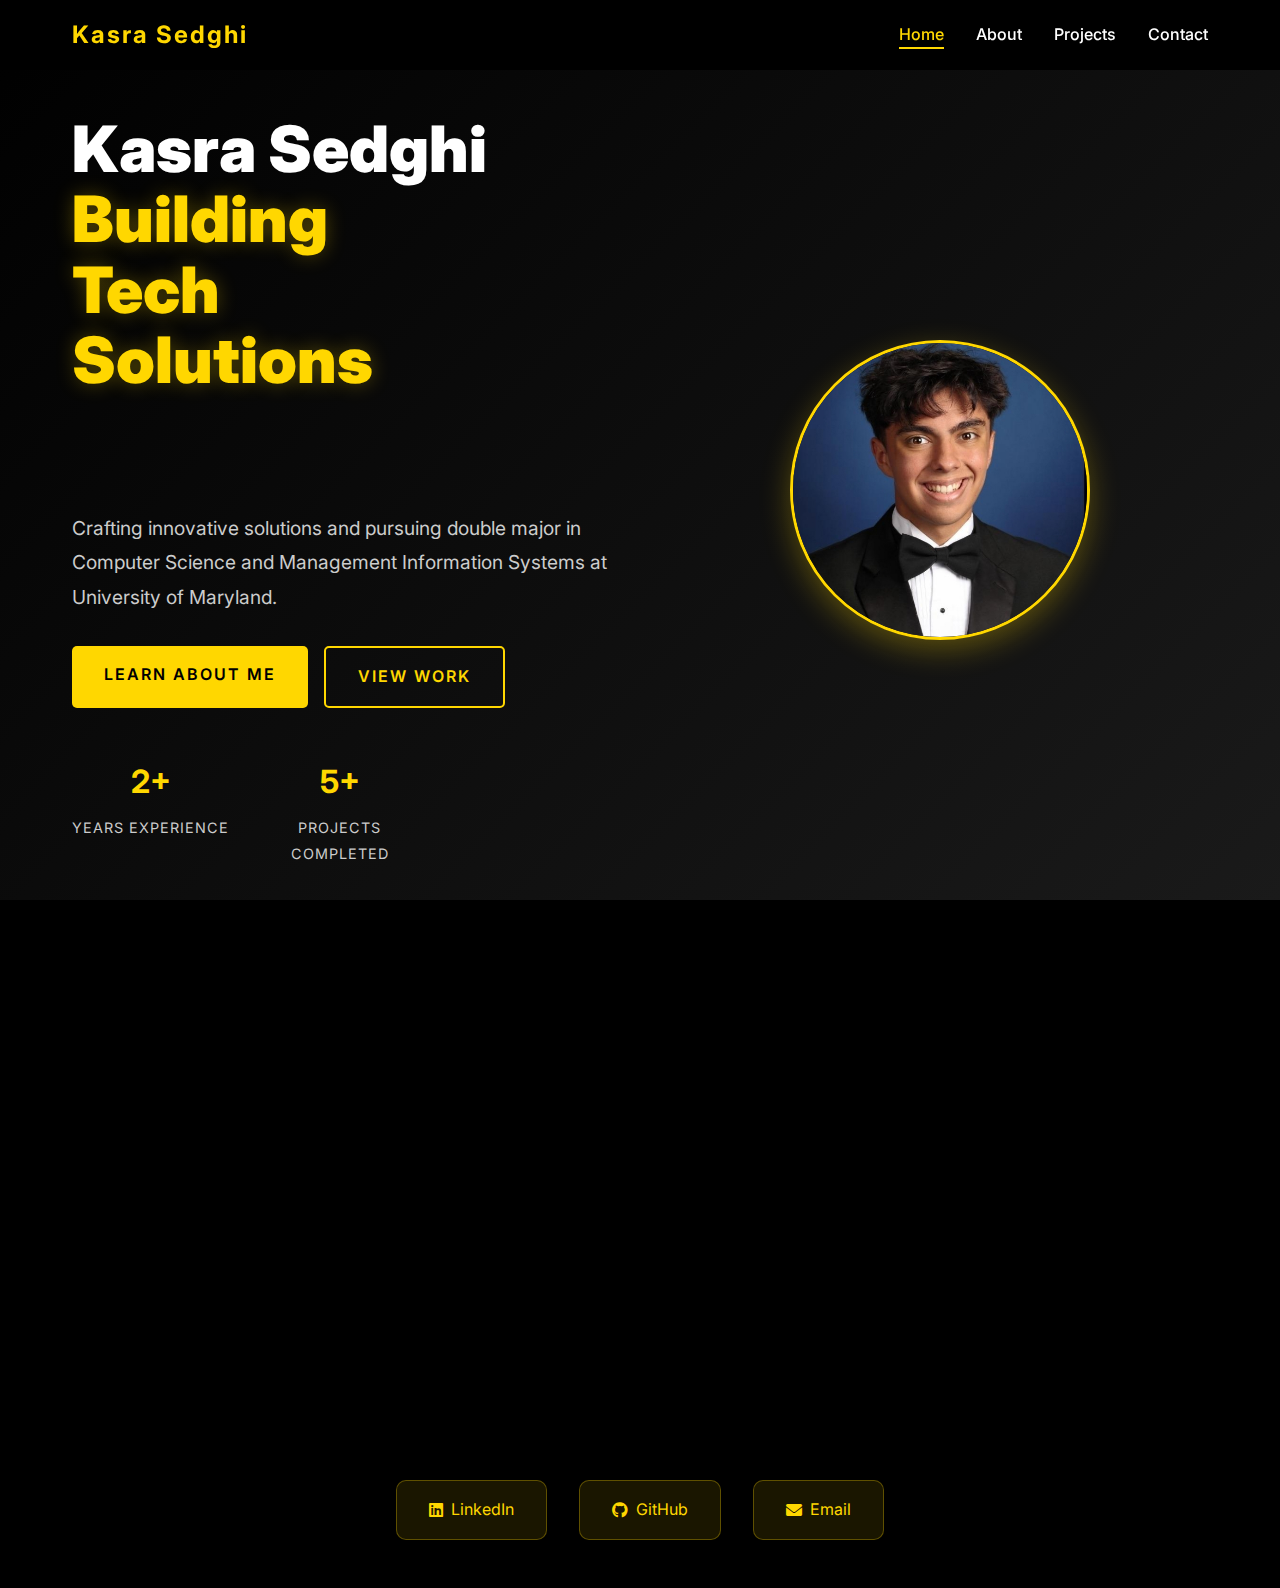
<file: index.html>
<!DOCTYPE html>
<html lang="en">
<head>
    <meta charset="UTF-8">
    <meta name="viewport" content="width=device-width, initial-scale=1.0">
    
    <!-- Primary Meta Tags -->
    <title>Kasra Sedghi - Software Engineer & Project Manager | University of Maryland</title>
    <meta name="title" content="Kasra Sedghi - Software Engineer & Project Manager | University of Maryland">
    <meta name="description" content="Kasra Sedghi is a Software Engineer and Project Manager at University of Maryland, specializing in Computer Science and Management Information Systems. View portfolio, projects, and experience.">
    <meta name="keywords" content="Kasra Sedghi, Software Engineer, Project Manager, University of Maryland, Computer Science, Management Information Systems, Amazon SDE Intern, BizBuzz, The Red Bean, Web Development, Python, JavaScript, AWS">
    <meta name="author" content="Kasra Sedghi">
    <meta name="robots" content="index, follow">
    
    <!-- Open Graph / Facebook -->
    <meta property="og:type" content="website">
    <meta property="og:url" content="https://kasrasedghi.com/">
    <meta property="og:title" content="Kasra Sedghi - Software Engineer & Project Manager">
    <meta property="og:description" content="Software Engineer and Project Manager at University of Maryland. Specializing in Computer Science and Management Information Systems.">
    <meta property="og:image" content="https://kasrasedghi.com/KSphoto.PNG">
    <meta property="og:site_name" content="Kasra Sedghi Portfolio">
    
    <!-- Twitter -->
    <meta property="twitter:card" content="summary_large_image">
    <meta property="twitter:url" content="https://kasrasedghi.com/">
    <meta property="twitter:title" content="Kasra Sedghi - Software Engineer & Project Manager">
    <meta property="twitter:description" content="Software Engineer and Project Manager at University of Maryland. Specializing in Computer Science and Management Information Systems.">
    <meta property="twitter:image" content="https://kasrasedghi.com/KSphoto.PNG">
    
    <!-- Additional SEO Meta Tags -->
    <meta name="language" content="English">
    <meta name="revisit-after" content="7 days">
    <meta name="distribution" content="global">
    <meta name="rating" content="general">
    <meta name="theme-color" content="#FFD700">
    
    <!-- Canonical URL -->
    <link rel="canonical" href="https://kasrasedghi.com/">
    
    <!-- Favicon -->
    <link rel="icon" type="image/png" href="Logo.png">
    
    <!-- Stylesheets -->
    <link rel="stylesheet" href="styles.css">
    <link href="https://fonts.googleapis.com/css2?family=Inter:wght@300;400;500;600;700;800;900&display=swap" rel="stylesheet">
    <link rel="stylesheet" href="https://cdnjs.cloudflare.com/ajax/libs/font-awesome/6.0.0/css/all.min.css">
    
    <!-- Structured Data for Person -->
    <script type="application/ld+json">
    {
        "@context": "https://schema.org",
        "@type": "Person",
        "name": "Kasra Sedghi",
        "jobTitle": "Software Engineer & Project Manager",
        "alumniOf": {
            "@type": "CollegeOrUniversity",
            "name": "University of Maryland"
        },
        "description": "Software Engineer and Project Manager specializing in Computer Science and Management Information Systems",
        "url": "https://kasrasedghi.com",
        "image": "https://kasrasedghi.com/KSphoto.PNG",
        "sameAs": [
            "https://github.com/KasraSedghi",
            "https://linkedin.com/in/kasra-sedghi-b86297343/"
        ],
        "knowsAbout": [
            "Software Engineering",
            "Project Management",
            "Computer Science",
            "Management Information Systems",
            "Python",
            "JavaScript",
            "AWS",
            "Web Development"
        ],
        "worksFor": {
            "@type": "Organization",
            "name": "Amazon",
            "jobTitle": "SDE Intern"
        }
    }
    </script>
</head>
<body>
    <!-- Navigation -->
    <nav class="navbar">
        <div class="nav-container">
            <div class="nav-logo">
                <a href="index.html">Kasra Sedghi</a>
            </div>
            <ul class="nav-menu">
                <li class="nav-item">
                    <a href="index.html" class="nav-link active">Home</a>
                </li>
                <li class="nav-item">
                    <a href="about.html" class="nav-link">About</a>
                </li>
                <li class="nav-item">
                    <a href="projects.html" class="nav-link">Projects</a>
                </li>
                <li class="nav-item">
                    <a href="contact.html" class="nav-link">Contact</a>
                </li>
            </ul>
            <div class="hamburger">
                <span class="bar"></span>
                <span class="bar"></span>
                <span class="bar"></span>
            </div>
        </div>
    </nav>

    <!-- Hero Section -->
    <section class="hero">
        <div class="hero-container">
            <div class="hero-content">
                <h1 class="hero-title">
                    <span class="hero-name">Kasra Sedghi</span>
                    <span class="hero-line">Building</span>
                    <span class="hero-line">Tech</span>
                    <span class="hero-line">Solutions</span>
                </h1>
                <div class="hero-subtitle">
                    <span id="typing-text"></span>
                    <span class="cursor">|</span>
                </div>
                <p class="hero-description">
                    Crafting innovative solutions and pursuing double major in Computer Science and Management Information Systems at University of Maryland.
                </p>
                <div class="hero-cta">
                    <a href="about.html" class="btn-primary">Learn About Me</a>
                    <a href="projects.html" class="btn-secondary">View Work</a>
                </div>
                <div class="hero-stats">
                    <div class="stat-item">
                        <span class="stat-number">2+</span>
                            <span class="stat-label">Years Experience</span>
                        </div>
                    <div class="stat-item">
                        <span class="stat-number">5+</span>
                            <span class="stat-label">Projects Completed</span>
                    </div>
                </div>
            </div>
            <div class="hero-visual">
                <div class="hero-image">
                    <img src="KSphoto.PNG" alt="Kasra Sedghi" class="hero-photo">
                </div>
            </div>
        </div>
    </section>

    <!-- Quick Links Section -->
    <section class="quick-links">
        <div class="container">
            <h2 class="section-title">What I Do</h2>
            <div class="links-grid">
                <a href="about.html" class="link-card">
                    <div class="link-icon">
                        <i class="fas fa-user"></i>
                    </div>
                    <h3>About Me</h3>
                    <p>Learn about my journey, experience, and expertise</p>
                </a>
                <a href="projects.html" class="link-card">
                    <div class="link-icon">
                        <i class="fas fa-laptop-code"></i>
                    </div>
                    <h3>Projects</h3>
                    <p>Explore my latest work and technical achievements</p>
                </a>
                <a href="contact.html" class="link-card">
                    <div class="link-icon">
                        <i class="fas fa-envelope"></i>
                    </div>
                    <h3>Get In Touch</h3>
                    <p>Ready to collaborate? Let's discuss your project</p>
                </a>
            </div>
        </div>
    </section>

    <!-- Social Links -->
    <section class="social-section">
        <div class="container">
            <div class="social-links">
                <a href="https://linkedin.com/in/kasra-sedghi-b86297343/" target="_blank" class="social-link">
                    <i class="fab fa-linkedin"></i>
                    <span>LinkedIn</span>
                </a>
                <a href="https://github.com/KasraSedghi" target="_blank" class="social-link">
                    <i class="fab fa-github"></i>
                    <span>GitHub</span>
                </a>
                <a href="mailto:KasrsaSedghiBusiness@gmail.com" class="social-link">
                            <i class="fas fa-envelope"></i>
                    <span>Email</span>
                </a>
            </div>
        </div>
    </section>

    <script src="script.js"></script>
</body>
</html>
</file>
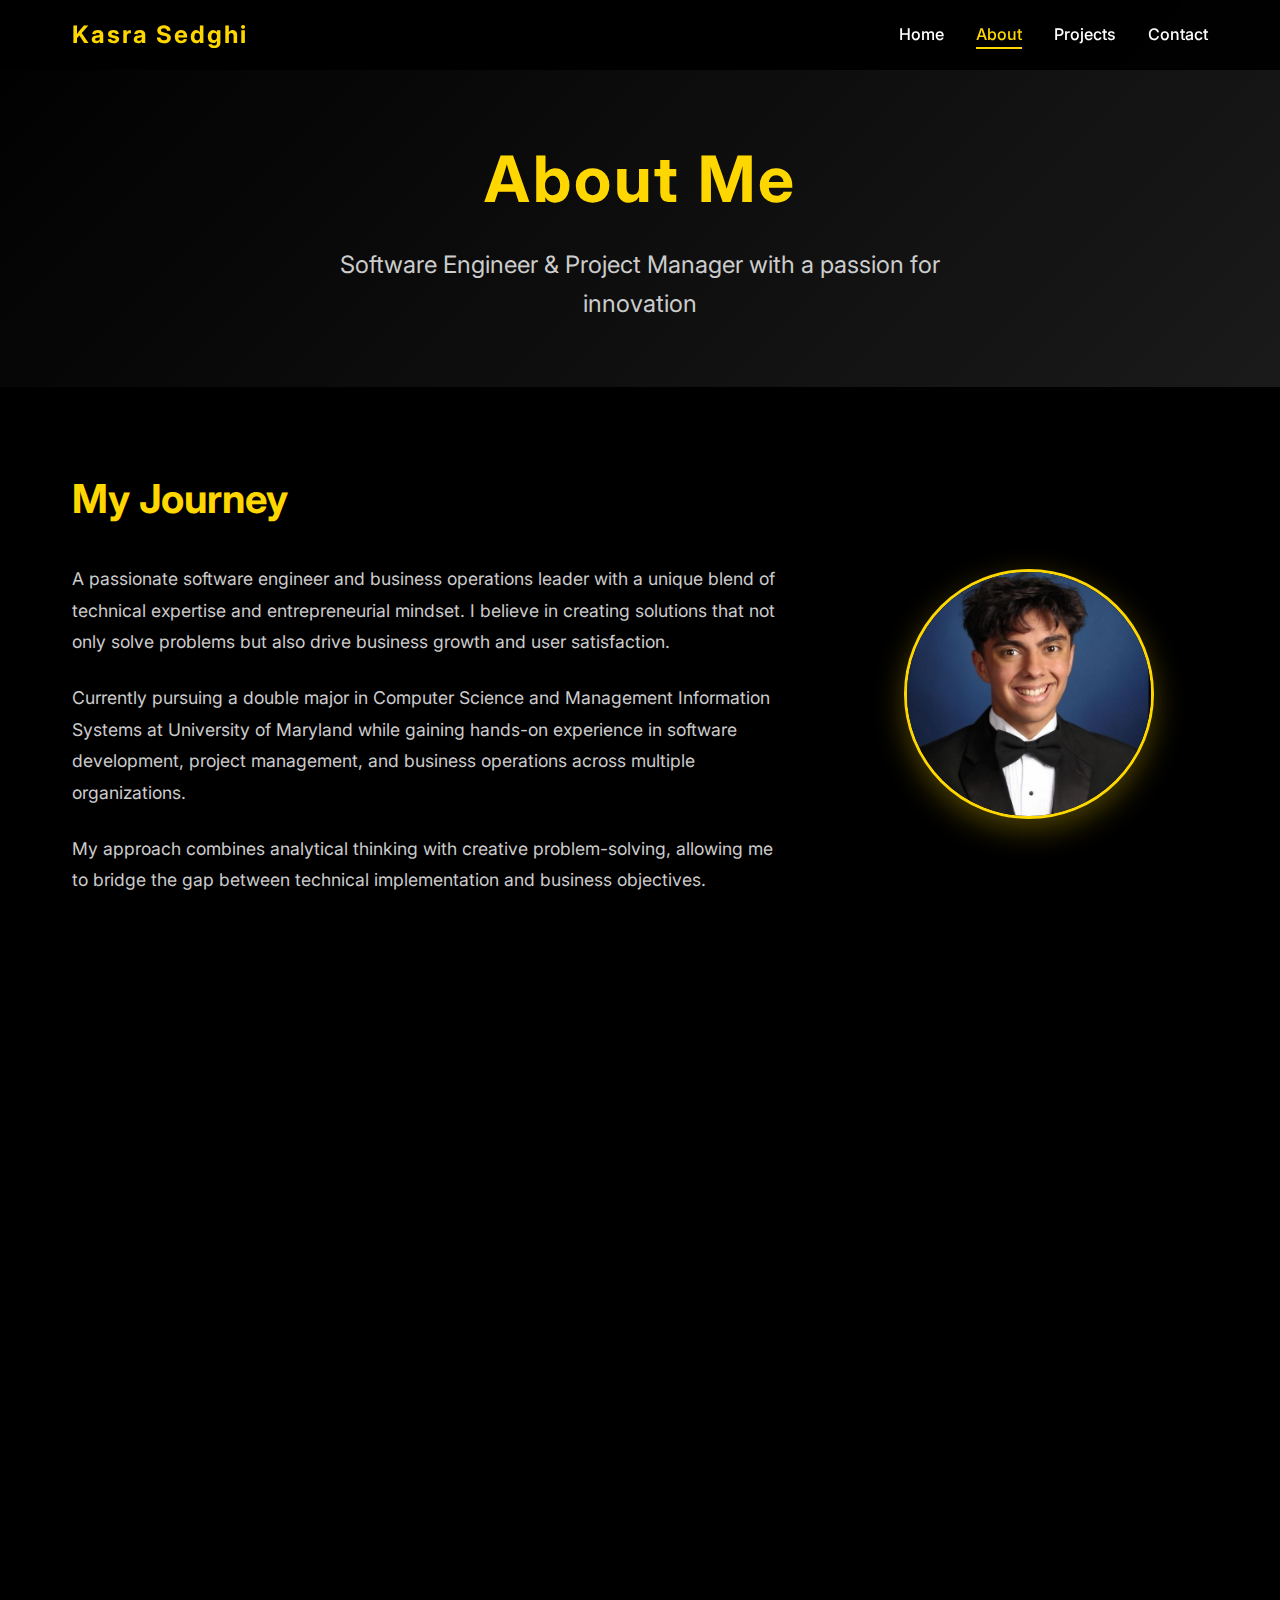
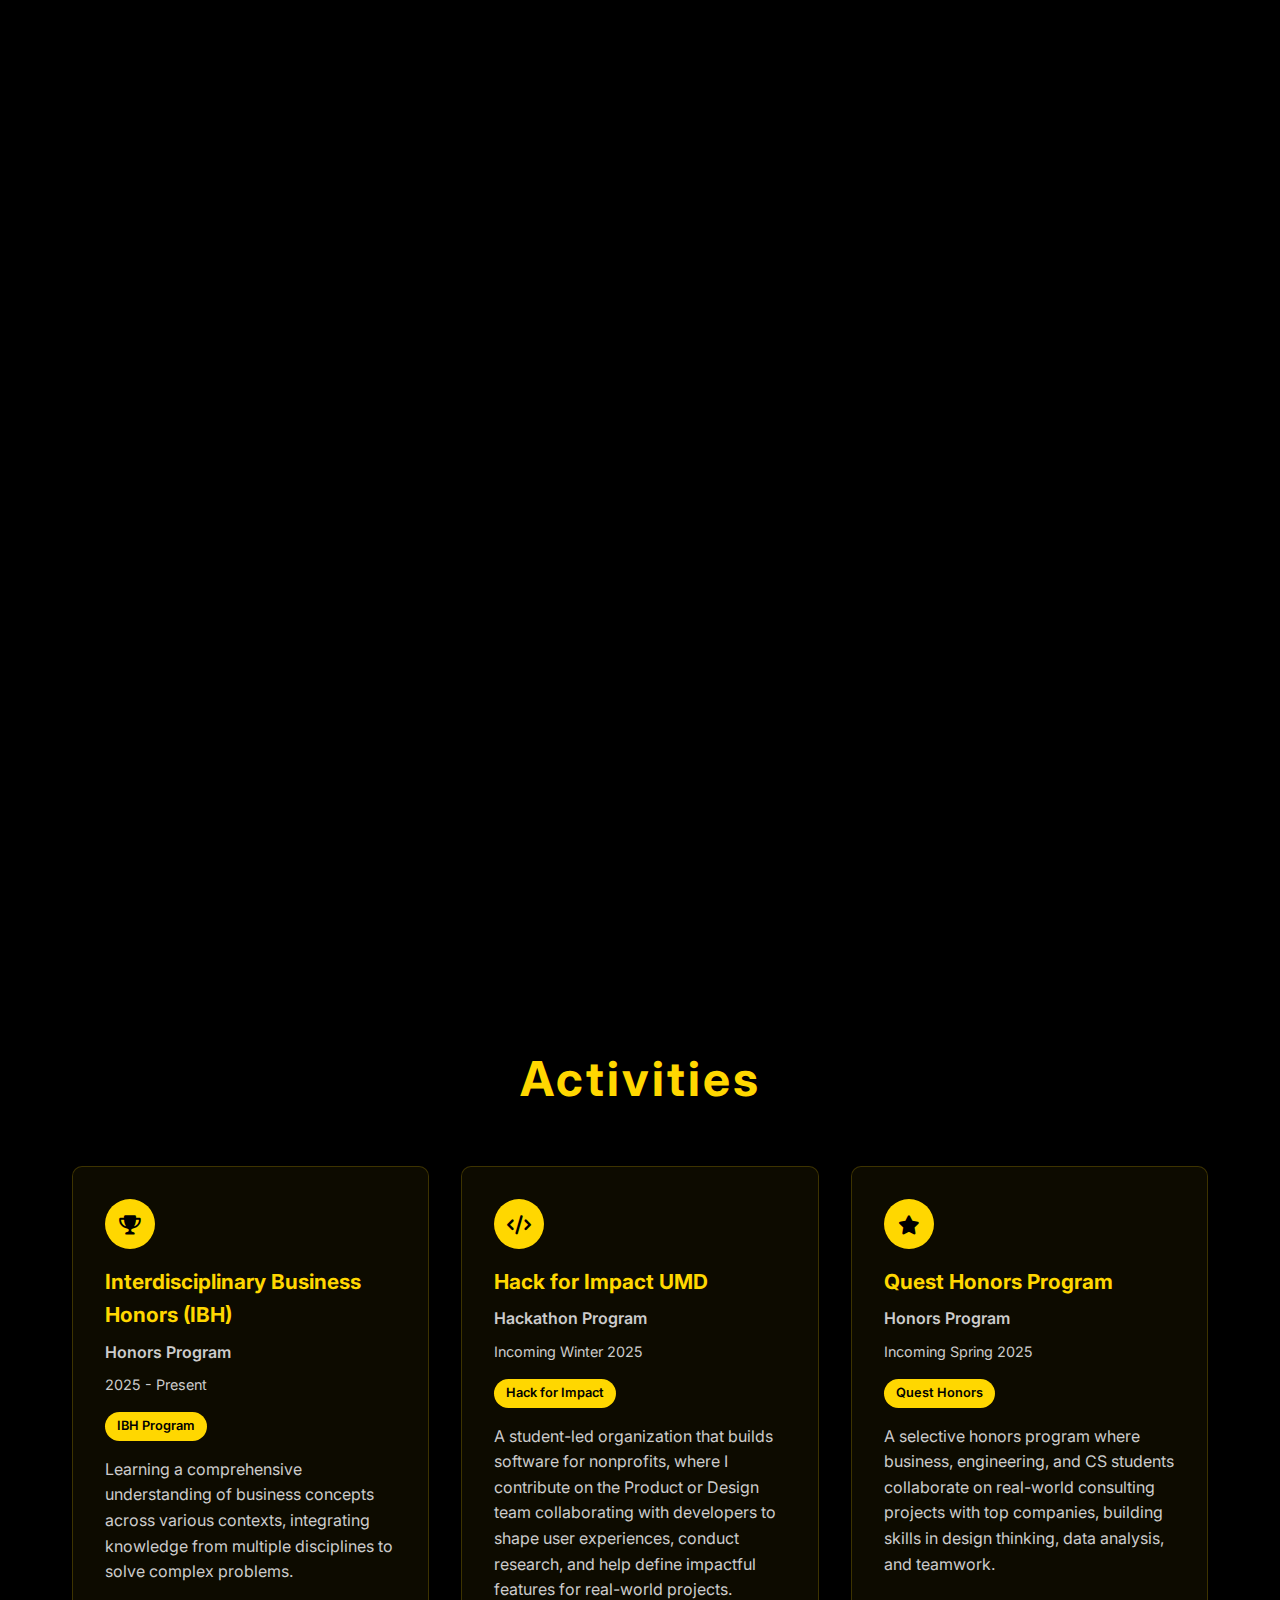
<file: about.html>
<!DOCTYPE html>
<html lang="en">
<head>
    <meta charset="UTF-8">
    <meta name="viewport" content="width=device-width, initial-scale=1.0">
    
    <!-- Primary Meta Tags -->
    <title>About Kasra Sedghi - Software Engineer & Project Manager | Experience & Education</title>
    <meta name="title" content="About Kasra Sedghi - Software Engineer & Project Manager | Experience & Education">
    <meta name="description" content="Learn about Kasra Sedghi's professional journey, experience at Amazon, University of Maryland education, and expertise in software engineering and project management.">
    <meta name="keywords" content="Kasra Sedghi, About, Software Engineer, Project Manager, Amazon SDE Intern, University of Maryland, Computer Science, Management Information Systems, Experience, Education, Skills">
    <meta name="author" content="Kasra Sedghi">
    <meta name="robots" content="index, follow">
    
    <!-- Open Graph / Facebook -->
    <meta property="og:type" content="website">
    <meta property="og:url" content="https://kasrasedghi.com/about.html">
    <meta property="og:title" content="About Kasra Sedghi - Software Engineer & Project Manager">
    <meta property="og:description" content="Learn about Kasra Sedghi's professional journey, experience at Amazon, University of Maryland education, and expertise in software engineering.">
    <meta property="og:image" content="https://kasrasedghi.com/KSphoto.PNG">
    <meta property="og:site_name" content="Kasra Sedghi Portfolio">
    
    <!-- Twitter -->
    <meta property="twitter:card" content="summary_large_image">
    <meta property="twitter:url" content="https://kasrasedghi.com/about.html">
    <meta property="twitter:title" content="About Kasra Sedghi - Software Engineer & Project Manager">
    <meta property="twitter:description" content="Learn about Kasra Sedghi's professional journey, experience at Amazon, University of Maryland education, and expertise in software engineering.">
    <meta property="twitter:image" content="https://kasrasedghi.com/KSphoto.PNG">
    
    <!-- Canonical URL -->
    <link rel="canonical" href="https://kasrasedghi.com/about.html">
    
    <!-- Favicon -->
    <link rel="icon" type="image/png" href="Logo.png">
    
    <!-- Stylesheets -->
    <link rel="stylesheet" href="styles.css">
    <link href="https://fonts.googleapis.com/css2?family=Inter:wght@300;400;500;600;700;800;900&display=swap" rel="stylesheet">
    <link rel="stylesheet" href="https://cdnjs.cloudflare.com/ajax/libs/font-awesome/6.0.0/css/all.min.css">
    
    <!-- Structured Data for Person -->
    <script type="application/ld+json">
    {
        "@context": "https://schema.org",
        "@type": "Person",
        "name": "Kasra Sedghi",
        "jobTitle": "Software Engineer & Project Manager",
        "description": "Software Engineer and Project Manager with experience at Amazon and University of Maryland",
        "url": "https://kasrasedghi.com/about.html",
        "image": "https://kasrasedghi.com/KSphoto.PNG",
        "alumniOf": {
            "@type": "CollegeOrUniversity",
            "name": "University of Maryland"
        },
        "worksFor": [
            {
                "@type": "Organization",
                "name": "Amazon",
                "jobTitle": "SDE Intern"
            },
            {
                "@type": "Organization", 
                "name": "Terrapin Tech",
                "jobTitle": "IT Support Specialist"
            },
            {
                "@type": "Organization",
                "name": "BizBuzz",
                "jobTitle": "SDET Intern"
            },
            {
                "@type": "Organization",
                "name": "The Red Bean",
                "jobTitle": "Business Operations Manager"
            }
        ],
        "knowsAbout": [
            "Software Engineering",
            "Project Management", 
            "Computer Science",
            "Management Information Systems",
            "Python",
            "JavaScript",
            "AWS",
            "Java",
            "HTML",
            "CSS",
            "Git"
        ]
    }
    </script>
</head>
<body>
    <!-- Navigation -->
    <nav class="navbar">
        <div class="nav-container">
            <div class="nav-logo">
                <a href="index.html">Kasra Sedghi</a>
            </div>
            <ul class="nav-menu">
                <li class="nav-item">
                    <a href="index.html" class="nav-link">Home</a>
                </li>
                <li class="nav-item">
                    <a href="about.html" class="nav-link active">About</a>
                </li>
                <li class="nav-item">
                    <a href="projects.html" class="nav-link">Projects</a>
                </li>
                <li class="nav-item">
                    <a href="contact.html" class="nav-link">Contact</a>
                </li>
            </ul>
            <div class="hamburger">
                <span class="bar"></span>
                <span class="bar"></span>
                <span class="bar"></span>
            </div>
        </div>
    </nav>

    <!-- Hero Section -->
    <section class="page-hero">
        <div class="container">
            <h1 class="page-title">About Me</h1>
            <p class="page-subtitle">Software Engineer & Project Manager with a passion for innovation</p>
        </div>
    </section>

    <!-- Personal Story Section -->
    <section class="personal-story">
        <div class="container">
            <div class="story-content">
                <div class="story-text">
                    <h2>My Journey</h2>
                    <p>A passionate software engineer and business operations leader with a unique blend of technical expertise and entrepreneurial mindset. I believe in creating solutions that not only solve problems but also drive business growth and user satisfaction.</p>
                    <p>Currently pursuing a double major in Computer Science and Management Information Systems at University of Maryland while gaining hands-on experience in software development, project management, and business operations across multiple organizations.</p>
                    <p>My approach combines analytical thinking with creative problem-solving, allowing me to bridge the gap between technical implementation and business objectives.</p>
                </div>
                <div class="story-image">
                    <div class="profile-photo">
                        <img src="KSphoto.PNG" alt="Kasra Sedghi" class="about-photo">
                    </div>
                </div>
            </div>
        </div>
    </section>

    <!-- Experience Timeline -->
    <section class="experience">
        <div class="container">
            <h2 class="section-title">Professional Experience</h2>
            <div class="timeline">
                <div class="timeline-item">
                    <div class="timeline-dot"></div>
                    <div class="timeline-content">
                        <div class="timeline-header">
                            <div class="timeline-icon">
                                <i class="fab fa-amazon"></i>
                            </div>
                            <div class="timeline-info">
                                <h3>Amazon Software Development Engineer Intern</h3>
                                <p class="company">Amazon</p>
                                <p class="period">June 2026 - August 2026</p>
                            </div>
                        </div>
                        <p class="description">Software Development Engineering Intern working on scalable cloud solutions and AWS-based services.</p>
                        <ul class="achievements">
                            <li>Developed features for AWS-based services</li>
                            <li>Collaborated with global engineering teams</li>
                            <li>Enhanced automation and deployment pipelines</li>
                        </ul>
                    </div>
                </div>

                <div class="timeline-item">
                    <div class="timeline-dot"></div>
                    <div class="timeline-content">
                        <div class="timeline-header">
                            <div class="timeline-icon">
                                <i class="fas fa-university"></i>
                            </div>
                            <div class="timeline-info">
                                <h3>IT Support Specialist</h3>
                                <p class="company">Terrapin Tech (UMD College Park)</p>
                                <p class="period">August 2025 - Present</p>
                            </div>
                        </div>
                        <p class="description">Provided technical support and IT solutions for students and faculty at University of Maryland.</p>
                        <ul class="achievements">
                            <li>Resolved 100+ technical support tickets</li>
                            <li>Trained new student employees</li>
                            <li>Maintained campus IT infrastructure</li>
                        </ul>
                    </div>
                </div>

                <div class="timeline-item">
                    <div class="timeline-dot"></div>
                    <div class="timeline-content">
                        <div class="timeline-header">
                            <div class="timeline-icon">
                                <i class="fas fa-bug"></i>
                            </div>
                            <div class="timeline-info">
                                <h3>SDET Intern</h3>
                                <p class="company">BizBuzz</p>
                                <p class="period">March 2025 - August 2025</p>
                            </div>
                        </div>
                        <p class="description">Software testing, QA metrics, and virtual assistant team training for a social media startup.</p>
                        <ul class="achievements">
                            <li>Led QA automation initiatives</li>
                            <li>Trained virtual assistant teams</li>
                            <li>Managed AWS work and payment processing</li>
                        </ul>
                    </div>
                </div>

                <div class="timeline-item">
                    <div class="timeline-dot"></div>
                    <div class="timeline-content">
                        <div class="timeline-header">
                            <div class="timeline-icon">
                                <i class="fas fa-coffee"></i>
                            </div>
                            <div class="timeline-info">
                                <h3>Business Operations Manager</h3>
                                <p class="company">The Red Bean</p>
                                <p class="period">Jan 2024 - August 2025</p>
                            </div>
                        </div>
                        <p class="description">Managed business operations, vendor management, and social media for a local cafe.</p>
                        <ul class="achievements">
                            <li>Optimized revenues by 30%</li>
                            <li>Managed 3,000+ follower social media presence</li>
                            <li>Created video ads for Marriott Hotels</li>
                        </ul>
                    </div>
                </div>
            </div>
        </div>
    </section>

    <!-- Education Section -->
    <section class="education">
        <div class="container">
            <h2 class="section-title">Education</h2>
            <div class="education-grid">
                <div class="education-card">
                    <div class="education-icon">
                        <i class="fas fa-graduation-cap"></i>
                    </div>
                    <h3>University of Maryland Smith School of Business</h3>
                    <p class="degree">B.S. Management Information Systems</p>
                    <p class="period">Expected May 2029</p>
                    <span class="program">Interdisciplinary Business Honors (IBH)</span>
                    <p>Developing leadership and analytical abilities through multidisciplinary business education.</p>
                </div>

                <div class="education-card">
                    <div class="education-icon">
                        <i class="fas fa-users"></i>
                    </div>
                    <h3>Grow With Google Program - Mentor Me Collective</h3>
                    <p class="degree">Mentorship Program</p>
                    <p class="period">2025</p>
                    <span class="program">Mentor Me Collective</span>
                    <p>Mentorship program focused on career development and technical growth for aspiring professionals.</p>
                </div>

                <div class="education-card">
                    <div class="education-icon">
                        <i class="fas fa-school"></i>
                    </div>
                    <h3>Anne Arundel Community College</h3>
                    <p class="degree">Early College Accelerated Program</p>
                    <p class="period">2023-2025</p>
                    <span class="program">Honors Student</span>
                    <p>Completed advanced coursework in business, design, and mathematics.</p>
                </div>
            </div>
        </div>
    </section>

   <!-- Activities Section -->
  <section class="activity">
     <div class="container">
         <h2 class="section-title">Activities</h2>
         <div class="education-grid">
             <div class="education-card">
                 <div class="education-icon">
                     <i class="fas fa-trophy"></i>
                 </div>
                 <h3>Interdisciplinary Business Honors (IBH)</h3>
                 <p class="degree">Honors Program</p>
                 <p class="period">2025 - Present</p>
                 <span class="program">
                     <a href="https://honors.umd.edu/living-learning-programs/interdisciplinary-business-honors/" target="_blank" class="program-link">IBH Program</a>
                 </span>
                 <p>Learning a comprehensive understanding of business concepts across various contexts, integrating knowledge from multiple disciplines to solve complex problems.​
                     </p>
             </div>

             <div class="education-card">
                 <div class="education-icon">
                     <i class="fas fa-code"></i>
                 </div>
                 <h3>Hack for Impact UMD</h3>
                 <p class="degree">Hackathon Program</p>
                 <p class="period">Incoming Winter 2025</p>
                 <span class="program">
                     <a href="https://umd.hack4impact.org/" target="_blank" class="program-link">Hack for Impact</a>
                 </span>
                 <p>A student-led organization that builds software for nonprofits, where I contribute on the Product or Design team 
                 collaborating with developers to shape user experiences, conduct research, and help define impactful features for real-world projects.
                 </p>
             </div>

             <div class="education-card">
                 <div class="education-icon">
                     <i class="fas fa-star"></i>
                 </div>
                 <h3>Quest Honors Program</h3>
                 <p class="degree">Honors Program</p>
                 <p class="period">Incoming Spring 2025</p>
                 <span class="program">
                     <a href="https://www.rhsmith.umd.edu/quest" target="_blank" class="program-link">Quest Honors</a>
                 </span>
                 <p>A selective honors program where business, engineering, and CS students collaborate on 
                     real-world consulting projects with top companies, building skills in design thinking, data analysis, and teamwork.
                     </p>
             </div>
         </div>
     </div>
 </section>

    <!-- Skills Section -->
    <section class="skills">
        <div class="container">
            <h2 class="section-title">Skills & Technologies</h2>
            <div class="skills-grid">
                <div class="skill-category">
                    <h3>Programming Languages</h3>
                    <div class="skill-tags">
                        <span class="skill-tag">Java</span>
                        <span class="skill-tag">Python</span>
                        <span class="skill-tag">JavaScript</span>
                        <span class="skill-tag">HTML</span>
                        <span class="skill-tag">CSS</span>
                    </div>
                </div>
                <div class="skill-category">
                    <h3>Tools & Technologies</h3>
                    <div class="skill-tags">
                        <span class="skill-tag">AWS</span>
                        <span class="skill-tag">Git</span>
                        <span class="skill-tag">ArcGIS Pro</span>
                        <span class="skill-tag">CapCut</span>
                        <span class="skill-tag">Microsoft Office</span>
                    </div>
                </div>
                <div class="skill-category">
                    <h3>Languages</h3>
                    <div class="skill-tags">
                        <span class="skill-tag">English (Fluent)</span>
                        <span class="skill-tag">Farsi (Fluent)</span>
                    </div>
                </div>
            </div>
        </div>
    </section>

    <!-- Awards Section -->
    <section class="awards">
        <div class="container">
            <h2 class="section-title">Awards & Recognition</h2>
            <div class="awards-grid">
                <div class="award-item">
                    <i class="fas fa-trophy"></i>
                    <span>Amazon Future Engineer</span>
                </div>
                <div class="award-item">
                    <i class="fas fa-trophy"></i>
                    <span>Central Maryland Chapter STEM Freedom Scholar</span>
                </div>
                <div class="award-item">
                    <i class="fas fa-trophy"></i>
                    <span>Marylandd Senatorial Scholar</span>
                </div>
                <div class="award-item">
                    <i class="fas fa-trophy"></i>
                    <span>Maryland Delegate Scholar</span>
                </div>
                <div class="award-item">
                    <i class="fas fa-trophy"></i>
                    <span>WSSC Robert. G Memorial Scholar</span>
                </div>
            </div>
        </div>
    </section>

    <script src="script.js"></script>
</body>
</html>
</file>
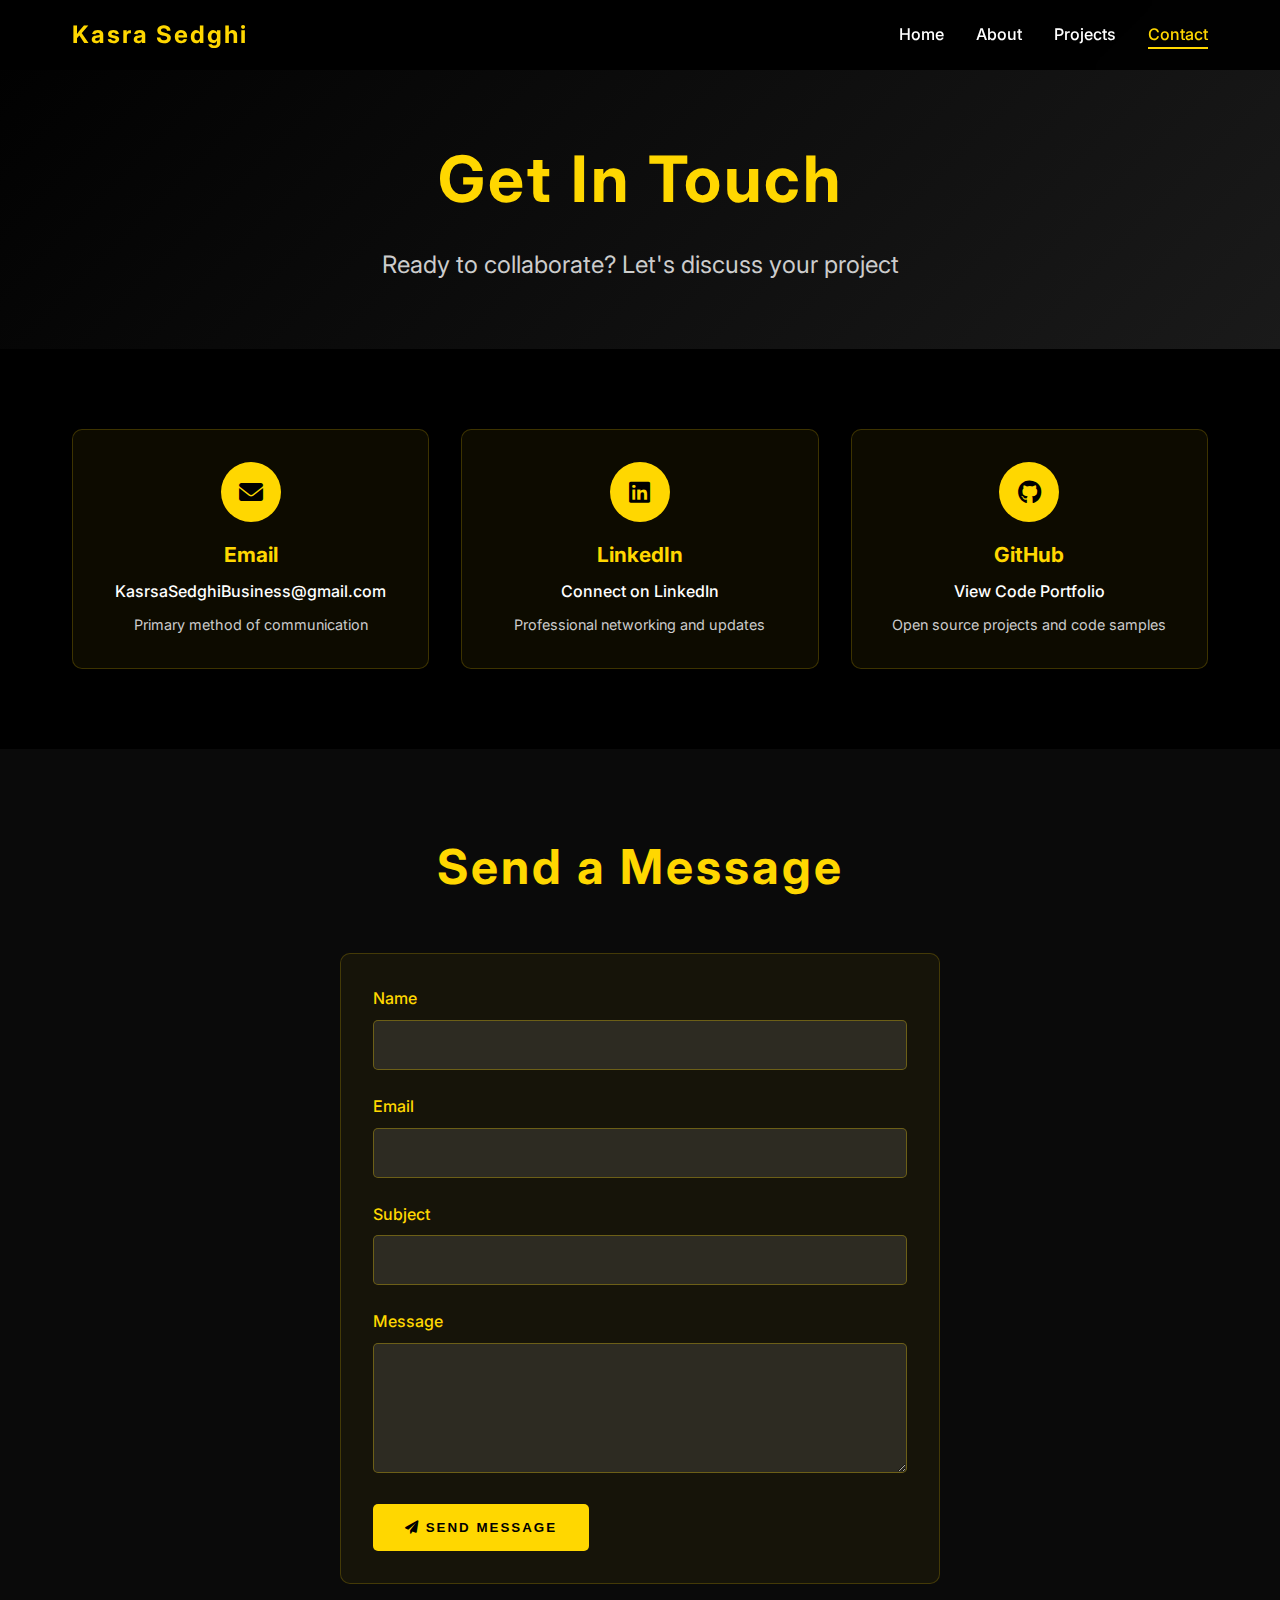
<file: contact.html>
<!DOCTYPE html>
<html lang="en">
<head>
    <meta charset="UTF-8">
    <meta name="viewport" content="width=device-width, initial-scale=1.0">
    <title>Contact - Kasra Sedghi</title>
    <meta name="description" content="Get in touch with Kasra Sedghi for collaboration opportunities, project discussions, or networking.">
    <link rel="stylesheet" href="styles.css">
    <link href="https://fonts.googleapis.com/css2?family=Inter:wght@300;400;500;600;700;800;900&display=swap" rel="stylesheet">
    <link rel="stylesheet" href="https://cdnjs.cloudflare.com/ajax/libs/font-awesome/6.0.0/css/all.min.css">
</head>
<body>
    <!-- Navigation -->
    <nav class="navbar">
        <div class="nav-container">
            <div class="nav-logo">
                <a href="index.html">Kasra Sedghi</a>
            </div>
            <ul class="nav-menu">
                <li class="nav-item">
                    <a href="index.html" class="nav-link">Home</a>
                </li>
                <li class="nav-item">
                    <a href="about.html" class="nav-link">About</a>
                </li>
                <li class="nav-item">
                    <a href="projects.html" class="nav-link">Projects</a>
                </li>
                <li class="nav-item">
                    <a href="contact.html" class="nav-link active">Contact</a>
                </li>
            </ul>
            <div class="hamburger">
                <span class="bar"></span>
                <span class="bar"></span>
                <span class="bar"></span>
            </div>
        </div>
    </nav>

    <!-- Hero Section -->
    <section class="page-hero">
        <div class="container">
            <h1 class="page-title">Get In Touch</h1>
            <p class="page-subtitle">Ready to collaborate? Let's discuss your project</p>
        </div>
    </section>

    <!-- Contact Information -->
    <section class="contact-info">
        <div class="container">
            <div class="contact-grid">
                <div class="contact-card">
                    <div class="contact-icon">
                        <i class="fas fa-envelope"></i>
                    </div>
                    <h3>Email</h3>
                    <a href="mailto:KasrsaSedghiBusiness@gmail.com">KasrsaSedghiBusiness@gmail.com</a>
                    <p>Primary method of communication</p>
                </div>

                <div class="contact-card">
                    <div class="contact-icon">
                        <i class="fab fa-linkedin"></i>
                    </div>
                    <h3>LinkedIn</h3>
                    <a href="https://linkedin.com/in/kasra-sedghi-b86297343/" target="_blank">Connect on LinkedIn</a>
                    <p>Professional networking and updates</p>
                </div>

                <div class="contact-card">
                    <div class="contact-icon">
                        <i class="fab fa-github"></i>
                    </div>
                    <h3>GitHub</h3>
                    <a href="https://github.com/kasrasedghi" target="_blank">View Code Portfolio</a>
                    <p>Open source projects and code samples</p>
                </div>
            </div>
        </div>
    </section>

    <!-- Contact Form -->
    <section class="contact-form-section">
        <div class="container">
            <h2 class="section-title">Send a Message</h2>
            <div class="form-container">
                <form 
                    id="contactForm" 
                    class="contact-form"
                    action="https://formspree.io/f/mblkpyjw"
                    method="POST"
                >
                    <div class="form-group">
                        <label for="name">Name</label>
                        <input type="text" id="name" name="name" required>
                    </div>
                    
                    <div class="form-group">
                        <label for="email">Email</label>
                        <input type="email" id="email" name="email" required>
                    </div>
                    
                    <div class="form-group">
                        <label for="subject">Subject</label>
                        <input type="text" id="subject" name="subject" required>
                    </div>
                    
                    <div class="form-group">
                        <label for="message">Message</label>
                        <textarea id="message" name="message" rows="6" required></textarea>
                    </div>
                    
                    <button type="submit" class="btn-primary">
                        <i class="fas fa-paper-plane"></i>
                        Send Message
                    </button>
                </form>
            </div>
        </div>
    </section>

    <!-- Availability Section -->
    <section class="availability">
        <div class="container">
            <h2 class="section-title">Currently Available For</h2>
            <div class="availability-grid">
                <div class="availability-card">
                    <div class="availability-icon">
                        <i class="fas fa-calendar"></i>
                    </div>
                    <h3>Summer 2027 Internships</h3>
                    <p>Software Engineering and Project Management roles</p>
                    <ul class="availability-details">
                        <li>Software Development</li>
                        <li>Project Management</li>
                        <li>Data Analysis</li>
                    </ul>
                </div>

                <div class="availability-card">
                    <div class="availability-icon">
                        <i class="fas fa-users"></i>
                    </div>
                    <h3>Freelance Projects</h3>
                    <p>Web development and business optimization consulting</p>
                    <ul class="availability-details">
                        <li>Web Development</li>
                        <li>Business Optimization</li>
                        <li>Process Automation</li>
                    </ul>
                </div>

                <div class="availability-card">
                    <div class="availability-icon">
                        <i class="fas fa-coffee"></i>
                    </div>
                    <h3>Networking</h3>
                    <p>Coffee chats and industry connections</p>
                    <ul class="availability-details">
                        <li>Career Advice</li>
                        <li>Industry Insights</li>
                        <li>Mentorship</li>
                    </ul>
                </div>
            </div>
        </div>
    </section>

    <!-- Response Time -->
    <section class="response-time">
        <div class="container">
            <div class="response-info">
                <h3>Response Time</h3>
                <p>I typically respond to emails within 24 hours during business days.</p>
                <div class="response-stats">
                    <div class="stat">
                        <span class="stat-number">24h</span>
                        <span class="stat-label">Average Response</span>
                    </div>
                    <div class="stat">
                        <span class="stat-number">100%</span>
                        <span class="stat-label">Response Rate</span>
                    </div>
                </div>
            </div>
        </div>
    </section>

    <!-- FAQ Section -->
    <section class="faq">
        <div class="container">
            <h2 class="section-title">Frequently Asked Questions</h2>
            <div class="faq-grid">
                <div class="faq-item">
                    <h3>What types of projects do you work on?</h3>
                    <p>I specialize in software development, data analysis, automation, and business optimization projects. This includes web applications, testing frameworks, data visualization, and process automation.</p>
                </div>

                <div class="faq-item">
                    <h3>Do you work remotely?</h3>
                    <p>Yes, I'm comfortable working remotely and have experience collaborating with distributed teams. I'm also open to hybrid arrangements when possible.</p>
                </div>

                <div class="faq-item">
                    <h3>What's your preferred method of communication?</h3>
                    <p>Email is my primary method of communication for initial contact. For ongoing projects, I'm flexible with video calls, messaging platforms, and project management tools.</p>
                </div>

                <div class="faq-item">
                    <h3>Are you available for long-term projects?</h3>
                    <p>Yes, I'm interested in both short-term and long-term projects. I can commit to ongoing work while balancing my academic responsibilities.</p>
                </div>
            </div>
        </div>
    </section>

    <script src="script.js"></script>
</body>
</html>
</file>
<file: styles.css>
/* Reset and Base Styles */
* {
    margin: 0;
    padding: 0;
    box-sizing: border-box;
}

body {
    font-family: 'Inter', sans-serif;
    background-color: #000000;
    color: #ffffff;
    line-height: 1.6;
    overflow-x: hidden;
}

/* Navigation */
.navbar {
    position: fixed;
    top: 0;
    width: 100%;
    background-color: rgba(0, 0, 0, 0.95);
    backdrop-filter: blur(10px);
    z-index: 1000;
    padding: 1rem 0;
    transition: all 0.3s ease;
}

.nav-container {
    max-width: 1200px;
    margin: 0 auto;
    display: flex;
    justify-content: space-between;
    align-items: center;
    padding: 0 2rem;
}

.nav-logo a {
    color: #FFD700;
    text-decoration: none;
    font-weight: 700;
    font-size: 1.5rem;
    letter-spacing: 2px;
    transition: all 0.3s ease;
}

.nav-logo a:hover {
    color: #ffffff;
    text-shadow: 0 0 10px rgba(255, 215, 0, 0.5);
}

.nav-menu {
    display: flex;
    list-style: none;
    gap: 2rem;
}

.nav-link {
    color: #ffffff;
    text-decoration: none;
    font-weight: 500;
    transition: color 0.3s ease;
    position: relative;
}

.nav-link:hover,
.nav-link.active {
    color: #FFD700;
}

.nav-link::after {
    content: '';
    position: absolute;
    width: 0;
    height: 2px;
    bottom: -5px;
    left: 0;
    background-color: #FFD700;
    transition: width 0.3s ease;
}

.nav-link:hover::after,
.nav-link.active::after {
    width: 100%;
}

.hamburger {
    display: none;
    flex-direction: column;
    cursor: pointer;
}

.bar {
    width: 25px;
    height: 3px;
    background-color: #FFD700;
    margin: 3px 0;
    transition: 0.3s;
}

/* Container */
.container {
    max-width: 1200px;
    margin: 0 auto;
    padding: 0 2rem;
    width: 100%;
}

/* Hero Section - Home Page */
.hero {
    min-height: 100vh;
    display: flex;
    align-items: center;
    padding-top: 80px;
    background: linear-gradient(135deg, #000000 0%, #1a1a1a 100%);
}

.hero-container {
    max-width: 1200px;
    margin: 0 auto;
    padding: 0 2rem;
    display: grid;
    grid-template-columns: 1fr 1fr;
    gap: 4rem;
    align-items: center;
}

.hero-content {
    animation: fadeInUp 1s ease-out;
}

.hero-title {
    font-size: 4rem;
    font-weight: 900;
    line-height: 1.1;
    margin-bottom: 2rem;
}

.hero-line {
    display: block;
    color: #FFD700;
    text-shadow: 0 0 20px rgba(255, 215, 0, 0.3);
    animation: glow 2s ease-in-out infinite alternate;
}

@keyframes glow {
    0% { text-shadow: 0 0 10px rgba(255, 215, 0, 0.3); }
    100% { text-shadow: 0 0 30px rgba(255, 215, 0, 0.6); }
}

.hero-subtitle {
    font-size: 2rem;
    font-weight: 300;
    margin-bottom: 2rem;
    color: #ffffff;
    min-height: 3rem;
}

.cursor {
    animation: blink 1s infinite;
}

@keyframes blink {
    0%, 50% { opacity: 1; }
    51%, 100% { opacity: 0; }
}

.hero-description {
    font-size: 1.2rem;
    margin-bottom: 2rem;
    color: #cccccc;
    font-weight: 400;
    line-height: 1.8;
}

.hero-cta {
    display: flex;
    gap: 1rem;
    margin-bottom: 3rem;
}

.btn-primary {
    display: inline-block;
    background-color: #FFD700;
    color: #000000;
    padding: 1rem 2rem;
    text-decoration: none;
    font-weight: 600;
    letter-spacing: 2px;
    border-radius: 5px;
    transition: all 0.3s ease;
    text-transform: uppercase;
    border: none;
    cursor: pointer;
}

.btn-primary:hover {
    background-color: #ffffff;
    transform: translateY(-2px);
    box-shadow: 0 10px 20px rgba(255, 215, 0, 0.3);
}

.btn-secondary {
    display: inline-block;
    background-color: transparent;
    color: #FFD700;
    padding: 1rem 2rem;
    text-decoration: none;
    font-weight: 600;
    letter-spacing: 2px;
    border: 2px solid #FFD700;
    border-radius: 5px;
    transition: all 0.3s ease;
    text-transform: uppercase;
}

.btn-secondary:hover {
    background-color: #FFD700;
    color: #000000;
    transform: translateY(-2px);
}

.hero-stats {
    display: grid;
    grid-template-columns: repeat(3, 1fr);
    gap: 2rem;
}

.stat-item {
    text-align: center;
}

.stat-number {
    display: block;
    font-size: 2.5rem;
    font-weight: 700;
    color: #FFD700;
    margin-bottom: 0.5rem;
}

.stat-label {
    color: #cccccc;
    font-size: 0.9rem;
    text-transform: uppercase;
    letter-spacing: 1px;
}

.hero-visual {
    display: flex;
    justify-content: center;
    align-items: center;
}

.hero-image {
    display: flex;
    justify-content: center;
    align-items: center;
}

.hero-photo {
    width: 300px;
    height: 300px;
    object-fit: cover;
    border-radius: 50%;
    border: 3px solid #FFD700;
    box-shadow: 0 10px 30px rgba(255, 215, 0, 0.3);
    animation: float 3s ease-in-out infinite;
    transition: all 0.3s ease;
}

.hero-photo:hover {
    transform: scale(1.05);
    box-shadow: 0 15px 40px rgba(255, 215, 0, 0.5);
}

@keyframes float {
    0%, 100% { transform: translateY(0px); }
    50% { transform: translateY(-20px); }
}

/* Quick Links Section */
.quick-links {
    padding: 5rem 0;
    background-color: #0a0a0a;
}

.section-title {
    font-size: 3rem;
    font-weight: 700;
    text-align: center;
    margin-bottom: 3rem;
    color: #FFD700;
    letter-spacing: 3px;
}

.links-grid {
    display: grid;
    grid-template-columns: repeat(auto-fit, minmax(300px, 1fr));
    gap: 2rem;
}

.link-card {
    background-color: rgba(255, 215, 0, 0.05);
    border: 1px solid rgba(255, 215, 0, 0.2);
    border-radius: 10px;
    padding: 2rem;
    text-decoration: none;
    color: #ffffff;
    transition: all 0.3s ease;
    text-align: center;
}

.link-card:hover {
    transform: translateY(-5px);
    border-color: #FFD700;
    box-shadow: 0 10px 30px rgba(255, 215, 0, 0.2);
}

.link-icon {
    width: 60px;
    height: 60px;
    background-color: #FFD700;
    border-radius: 50%;
    display: flex;
    align-items: center;
    justify-content: center;
    margin: 0 auto 1rem;
    font-size: 1.5rem;
    color: #000000;
}

.link-card h3 {
    color: #FFD700;
    font-size: 1.5rem;
    margin-bottom: 1rem;
}

.link-card p {
    color: #cccccc;
}

/* Social Section */
.social-section {
    padding: 3rem 0;
    background-color: #000000;
}

.social-links {
    display: flex;
    justify-content: center;
    gap: 2rem;
}

.social-link {
    display: flex;
    align-items: center;
    gap: 0.5rem;
    padding: 1rem 2rem;
    background-color: rgba(255, 215, 0, 0.1);
    border: 1px solid rgba(255, 215, 0, 0.3);
    border-radius: 10px;
    text-decoration: none;
    color: #FFD700;
    transition: all 0.3s ease;
}

.social-link:hover {
    background-color: #FFD700;
    color: #000000;
    transform: translateY(-3px);
    box-shadow: 0 10px 20px rgba(255, 215, 0, 0.3);
}

/* Page Hero - Other Pages */
.page-hero {
    padding: 8rem 0 4rem;
    text-align: center;
    background: linear-gradient(135deg, #000000 0%, #1a1a1a 100%);
}

.page-title {
    font-size: 4rem;
    font-weight: 700;
    color: #FFD700;
    margin-bottom: 1rem;
    letter-spacing: 3px;
}

.page-subtitle {
    font-size: 1.5rem;
    color: #cccccc;
    max-width: 600px;
    margin: 0 auto;
}

/* Personal Story Section */
.personal-story {
    padding: 5rem 0;
}

.story-content {
    display: grid;
    grid-template-columns: 2fr 1fr;
    gap: 4rem;
    align-items: center;
}

.story-text h2 {
    font-size: 2.5rem;
    color: #FFD700;
    margin-bottom: 2rem;
}

.story-text p {
    font-size: 1.1rem;
    color: #cccccc;
    margin-bottom: 1.5rem;
    line-height: 1.8;
}

.story-image {
    display: flex;
    justify-content: center;
}

.profile-photo {
    display: flex;
    justify-content: center;
    align-items: center;
}

.about-photo {
    width: 250px;
    height: 250px;
    object-fit: cover;
    border-radius: 50%;
    border: 3px solid #FFD700;
    box-shadow: 0 10px 30px rgba(255, 215, 0, 0.3);
    transition: all 0.3s ease;
}

.about-photo:hover {
    transform: scale(1.05);
    box-shadow: 0 15px 40px rgba(255, 215, 0, 0.5);
}

/* Experience Timeline */
.experience {
    padding: 5rem 0;
    background-color: #0a0a0a;
}

.timeline {
    position: relative;
    max-width: 800px;
    margin: 0 auto;
}

.timeline::before {
    content: '';
    position: absolute;
    left: 50%;
    top: 0;
    bottom: 0;
    width: 2px;
    background-color: #FFD700;
    transform: translateX(-50%);
}

.timeline-item {
    position: relative;
    margin-bottom: 3rem;
    opacity: 0;
    transform: translateY(30px);
    animation: fadeInUp 0.8s ease-out forwards;
}

.timeline-item:nth-child(1) { animation-delay: 0.1s; }
.timeline-item:nth-child(2) { animation-delay: 0.2s; }
.timeline-item:nth-child(3) { animation-delay: 0.3s; }
.timeline-item:nth-child(4) { animation-delay: 0.4s; }

.timeline-dot {
    position: absolute;
    left: 50%;
    top: 20px;
    width: 20px;
    height: 20px;
    background-color: #FFD700;
    border-radius: 50%;
    transform: translateX(-50%);
    z-index: 10;
    box-shadow: 0 0 10px rgba(255, 215, 0, 0.5);
}

.timeline-content {
    background-color: rgba(255, 215, 0, 0.05);
    padding: 2rem;
    border-radius: 10px;
    border: 1px solid rgba(255, 215, 0, 0.2);
    margin-left: 60%;
    position: relative;
    transition: all 0.3s ease;
}

.timeline-item:nth-child(even) .timeline-content {
    margin-left: 0;
    margin-right: 60%;
}

.timeline-content:hover {
    transform: translateY(-5px);
    box-shadow: 0 10px 30px rgba(255, 215, 0, 0.2);
}

.timeline-header {
    display: flex;
    align-items: center;
    gap: 1rem;
    margin-bottom: 1rem;
}

.timeline-icon {
    width: 50px;
    height: 50px;
    background-color: #FFD700;
    border-radius: 50%;
    display: flex;
    align-items: center;
    justify-content: center;
    font-size: 1.2rem;
    color: #000000;
}

.timeline-info h3 {
    color: #FFD700;
    font-size: 1.3rem;
    margin-bottom: 0.25rem;
}

.company {
    color: #ffffff;
    font-weight: 600;
    margin-bottom: 0.25rem;
}

.period {
    color: #cccccc;
    font-size: 0.9rem;
}

.description {
    color: #cccccc;
    margin-bottom: 1rem;
    line-height: 1.6;
}

.achievements {
    list-style: none;
}

.achievements li {
    color: #cccccc;
    margin-bottom: 0.5rem;
    position: relative;
    padding-left: 1.5rem;
}

.achievements li::before {
    content: '•';
    color: #FFD700;
    position: absolute;
    left: 0;
    font-weight: bold;
}

/* Education Section */
.education {
    padding: 5rem 0;
}

.education-grid {
    display: grid;
    grid-template-columns: repeat(auto-fit, minmax(350px, 1fr));
    gap: 2rem;
    max-width: 1200px;
    margin: 0 auto;
}

.education-card {
    background-color: rgba(255, 215, 0, 0.05);
    padding: 2rem;
    border-radius: 10px;
    border: 1px solid rgba(255, 215, 0, 0.2);
    transition: all 0.3s ease;
}

.education-card:hover {
    transform: translateY(-5px);
    box-shadow: 0 10px 30px rgba(255, 215, 0, 0.2);
}

.education-icon {
    width: 50px;
    height: 50px;
    background-color: #FFD700;
    border-radius: 50%;
    display: flex;
    align-items: center;
    justify-content: center;
    font-size: 1.2rem;
    color: #000000;
    margin-bottom: 1rem;
}

.education-card h3 {
    color: #FFD700;
    font-size: 1.3rem;
    margin-bottom: 0.5rem;
}

.degree {
    color: #ffffff;
    font-weight: 600;
    margin-bottom: 0.5rem;
}

.period {
    color: #cccccc;
    font-size: 0.9rem;
    margin-bottom: 1rem;
}

.program {
    display: inline-block;
    background-color: #FFD700;
    color: #000000;
    padding: 0.25rem 0.75rem;
    border-radius: 15px;
    font-size: 0.8rem;
    font-weight: 600;
    margin-bottom: 1rem;
}

.program-link {
    color: #000000;
    text-decoration: none;
    transition: all 0.3s ease;
}

.program-link:hover {
    color: #ffffff;
    text-decoration: underline;
}

.education-card p {
    color: #cccccc;
    line-height: 1.6;
}

/* Activity Section */
.activity {
    padding: 5rem 0;
}

.activity-grid {
    display: grid;
    grid-template-columns: repeat(auto-fit, minmax(250px, 1fr));
    gap: 2rem;
}

.activity-card {
    background-color: rgba(255, 215, 0, 0.05);
    padding: 2rem;
    border-radius: 10px;
    border: 1px solid rgba(255, 215, 0, 0.2);
    transition: all 0.3s ease;
}

.activity-card:hover {
    transform: translateY(-5px);
    box-shadow: 0 10px 30px rgba(255, 215, 0, 0.2);
}

.activity-icon {
    width: 50px;
    height: 50px;
    background-color: #FFD700;
    border-radius: 50%;
    display: flex;
    align-items: center;
    justify-content: center;
    font-size: 1.2rem;
    color: #000000;
    margin-bottom: 1rem;
}

.activity-card h3 {
    color: #FFD700;
    font-size: 1.3rem;
    margin-bottom: 0.5rem;
}

.degree {
    color: #ffffff;
    font-weight: 600;
    margin-bottom: 0.5rem;
}

.period {
    color: #cccccc;
    font-size: 0.9rem;
    margin-bottom: 1rem;
}

.program {
    display: inline-block;
    background-color: #FFD700;
    color: #000000;
    padding: 0.25rem 0.75rem;
    border-radius: 15px;
    font-size: 0.8rem;
    font-weight: 600;
    margin-bottom: 1rem;
}

.activity-card p {
    color: #cccccc;
    line-height: 1.6;
}

/* Skills Section */
.skills {
    padding: 5rem 0;
    background-color: #0a0a0a;
}

.skills-grid {
    display: grid;
    grid-template-columns: repeat(auto-fit, minmax(300px, 1fr));
    gap: 2rem;
}

.skill-category h3 {
    color: #FFD700;
    font-size: 1.5rem;
    margin-bottom: 1.5rem;
}

.skill-tags {
    display: flex;
    flex-wrap: wrap;
    gap: 0.75rem;
}

.skill-tag {
    background-color: #FFD700;
    color: #000000;
    padding: 0.5rem 1rem;
    border-radius: 20px;
    font-size: 0.9rem;
    font-weight: 500;
    transition: all 0.3s ease;
}

.skill-tag:hover {
    transform: translateY(-2px);
    box-shadow: 0 5px 15px rgba(255, 215, 0, 0.3);
}

/* Awards Section */
.awards {
    padding: 5rem 0;
}

.awards-grid {
    display: grid;
    grid-template-columns: repeat(auto-fit, minmax(300px, 1fr));
    gap: 1.5rem;
}

.award-item {
    display: flex;
    align-items: center;
    gap: 1rem;
    padding: 1.5rem;
    background-color: rgba(255, 215, 0, 0.05);
    border-radius: 10px;
    border: 1px solid rgba(255, 215, 0, 0.2);
    transition: all 0.3s ease;
}

.award-item:hover {
    transform: translateY(-3px);
    box-shadow: 0 10px 20px rgba(255, 215, 0, 0.2);
}

.award-item i {
    color: #FFD700;
    font-size: 1.5rem;
}

.award-item span {
    color: #ffffff;
    font-weight: 500;
}

/* Projects Page Styles */
.projects-grid {
    display: grid;
    grid-template-rows: repeat(auto-fit, minmax(350px, 1fr));
    gap: 2rem;
}

.project-card {
    background-color: rgba(255, 215, 0, 0.05);
    border: 1px solid rgba(255, 215, 0, 0.2);
    border-radius: 10px;
    overflow: hidden;
    transition: transform 0.3s ease, box-shadow 0.3s ease;
    margin-bottom: 2rem;
}

.project-card:hover {
    transform: translateY(-5px);
    box-shadow: 0 10px 30px rgba(255, 215, 0, 0.2);
}

.project-card.featured {
    border-color: #FFD700;
    box-shadow: 0 5px 20px rgba(255, 215, 0, 0.1);
    padding: 2rem;
}

.project-card.horizontal {
    display: flex;
    flex-direction: row;
    gap: 2rem;
    align-items: center;
    padding: 2rem;
    margin-bottom: 2rem;
    background-color: rgba(255, 215, 0, 0.05);
    border: 1px solid rgba(255, 215, 0, 0.2);
    border-radius: 10px;
    transition: all 0.3s ease;
    min-height: 300px;
}

.project-card.horizontal:hover {
    transform: translateY(-5px);
    box-shadow: 0 10px 30px rgba(255, 215, 0, 0.2);
}

.project-card.horizontal .project-content {
    flex: 2;
    padding: 0;
}

.project-card.horizontal .project-content h3 {
    color: #FFD700;
    font-size: 2rem;
    margin-bottom: 1rem;
    font-weight: 700;
}

.project-card.horizontal .project-content p {
    color: #cccccc;
    line-height: 1.6;
    margin-bottom: 1.5rem;
}

.project-card.horizontal .project-details {
    display: grid;
    grid-template-columns: repeat(3, 1fr);
    gap: 1rem;
    margin-bottom: 1.5rem;
}

.project-card.horizontal .detail-item {
    display: flex;
    align-items: center;
    gap: 0.5rem;
    color: #cccccc;
    font-size: 0.9rem;
}

.project-card.horizontal .detail-item i {
    color: #FFD700;
    font-size: 1rem;
}

.project-card.horizontal .project-features {
    margin-bottom: 1.5rem;
}

.project-card.horizontal .project-features h4 {
    color: #ffffff;
    font-size: 1.1rem;
    margin-bottom: 0.75rem;
    font-weight: 600;
}

.project-card.horizontal .project-features ul {
    list-style: none;
    padding: 0;
}

.project-card.horizontal .project-features li {
    color: #cccccc;
    margin-bottom: 0.5rem;
    display: flex;
    align-items: flex-start;
    gap: 0.5rem;
}

.project-card.horizontal .project-features li::before {
    content: '';
    width: 6px;
    height: 6px;
    background-color: #FFD700;
    border-radius: 50%;
    margin-top: 8px;
    flex-shrink: 0;
}

.project-card.horizontal .project-tags {
    display: flex;
    flex-wrap: wrap;
    gap: 0.5rem;
    margin-bottom: 1rem;
}

.project-card.horizontal .tag {
    background-color: rgba(255, 215, 0, 0.1);
    color: #FFD700;
    padding: 0.25rem 0.75rem;
    border-radius: 15px;
    font-size: 0.8rem;
    border: 1px solid rgba(255, 215, 0, 0.3);
}

.project-card.horizontal .project-image {
    flex: 1;
    height: 250px;
    border-radius: 10px;
    border: none;
    overflow: hidden;
    background: #1a1a1a;
}

.project-card.horizontal .project-img {
    width: 100%;
    height: 100%;
    object-fit: cover;
    transition: transform 0.3s ease;
}

.project-card.horizontal .project-image:hover .project-img {
    transform: scale(1.05);
}

.project-details {
    display: grid;
    grid-template-columns: repeat(auto-fit, minmax(200px, 1fr));
    gap: 1rem;
    margin: 1.5rem 0;
}

.detail-item {
    display: flex;
    align-items: center;
    gap: 0.5rem;
    color: #cccccc;
    font-size: 0.9rem;
}

.detail-item i {
    color: #FFD700;
    width: 16px;
}

.project-features {
    margin: 1.5rem 0;
}

.project-features h4 {
    color: #FFD700;
    margin-bottom: 1rem;
    font-size: 1.1rem;
}

.project-features ul {
    list-style: none;
    padding: 0;
}

.project-features li {
    color: #cccccc;
    margin-bottom: 0.5rem;
    padding-left: 1.5rem;
    position: relative;
}

.project-features li::before {
    content: "•";
    color: #FFD700;
    position: absolute;
    left: 0;
    font-weight: bold;
}

.project-image {
    height: 200px;
    background-color: #333333;
    display: flex;
    align-items: center;
    justify-content: center;
    border-bottom: 1px solid rgba(255, 215, 0, 0.2);
}

.project-image i {
    font-size: 3rem;
    color: #FFD700;
}

.project-content {
    padding: 1.5rem;
}

.project-content h3 {
    color: #FFD700;
    margin-bottom: 0.5rem;
    font-weight: 600;
}

.project-content p {
    color: #cccccc;
    margin-bottom: 1rem;
    line-height: 1.6;
}

.project-tags {
    display: flex;
    flex-wrap: wrap;
    gap: 0.5rem;
    margin-bottom: 1rem;
}

.tag {
    background-color: #FFD700;
    color: #000000;
    padding: 0.25rem 0.75rem;
    border-radius: 15px;
    font-size: 0.8rem;
    font-weight: 500;
}

.project-links {
    margin-top: 1rem;
}

.project-link {
    display: inline-flex;
    align-items: center;
    gap: 0.5rem;
    color: #FFD700;
    text-decoration: none;
    font-weight: 500;
    transition: color 0.3s ease;
}

.project-link:hover {
    color: #ffffff;
}

.project-status {
    margin-top: 1rem;
}

.status-badge {
    background-color: rgba(255, 215, 0, 0.2);
    color: #FFD700;
    padding: 0.25rem 0.75rem;
    border-radius: 15px;
    font-size: 0.8rem;
    font-weight: 500;
}

/* Project Categories */
.project-categories {
    padding: 5rem 0;
    background-color: #0a0a0a;
}

.categories-grid {
    display: grid;
    grid-template-columns: repeat(auto-fit, minmax(250px, 1fr));
    gap: 2rem;
}

.category-card {
    background-color: rgba(255, 215, 0, 0.05);
    padding: 2rem;
    border-radius: 10px;
    border: 1px solid rgba(255, 215, 0, 0.2);
    text-align: center;
    transition: all 0.3s ease;
}

.category-card:hover {
    transform: translateY(-5px);
    box-shadow: 0 10px 30px rgba(255, 215, 0, 0.2);
}

.category-icon {
    width: 60px;
    height: 60px;
    background-color: #FFD700;
    border-radius: 50%;
    display: flex;
    align-items: center;
    justify-content: center;
    margin: 0 auto 1rem;
    font-size: 1.5rem;
    color: #000000;
}

.category-card h3 {
    color: #FFD700;
    font-size: 1.3rem;
    margin-bottom: 1rem;
}

.category-card p {
    color: #cccccc;
    margin-bottom: 1rem;
    line-height: 1.6;
}

.project-count {
    color: #FFD700;
    font-weight: 600;
    font-size: 0.9rem;
}

/* Contact Page Styles */
.contact-info {
    padding: 5rem 0;
}

.contact-grid {
    display: grid;
    grid-template-columns: repeat(auto-fit, minmax(300px, 1fr));
    gap: 2rem;
}

.contact-card {
    background-color: rgba(255, 215, 0, 0.05);
    padding: 2rem;
    border-radius: 10px;
    border: 1px solid rgba(255, 215, 0, 0.2);
    text-align: center;
    transition: all 0.3s ease;
}

.contact-card:hover {
    transform: translateY(-5px);
    box-shadow: 0 10px 30px rgba(255, 215, 0, 0.2);
}

.contact-icon {
    width: 60px;
    height: 60px;
    background-color: #FFD700;
    border-radius: 50%;
    display: flex;
    align-items: center;
    justify-content: center;
    margin: 0 auto 1rem;
    font-size: 1.5rem;
    color: #000000;
}

.contact-card h3 {
    color: #FFD700;
    font-size: 1.3rem;
    margin-bottom: 0.5rem;
}

.contact-card a {
    color: #ffffff;
    text-decoration: none;
    font-weight: 500;
    transition: color 0.3s ease;
}

.contact-card a:hover {
    color: #FFD700;
}

.contact-card p {
    color: #cccccc;
    margin-top: 0.5rem;
    font-size: 0.9rem;
}

/* Contact Form */
.contact-form-section {
    padding: 5rem 0;
    background-color: #0a0a0a;
}

.form-container {
    max-width: 600px;
    margin: 0 auto;
}

.contact-form {
    background-color: rgba(255, 215, 0, 0.05);
    padding: 2rem;
    border-radius: 10px;
    border: 1px solid rgba(255, 215, 0, 0.2);
}

.form-group {
    margin-bottom: 1.5rem;
}

.form-group label {
    display: block;
    color: #FFD700;
    font-weight: 500;
    margin-bottom: 0.5rem;
}

.form-group input,
.form-group textarea {
    width: 100%;
    padding: 1rem;
    background-color: rgba(255, 255, 255, 0.1);
    border: 1px solid rgba(255, 215, 0, 0.3);
    border-radius: 5px;
    color: #ffffff;
    font-family: inherit;
    transition: border-color 0.3s ease;
}

.form-group input:focus,
.form-group textarea:focus {
    outline: none;
    border-color: #FFD700;
}

.form-group input::placeholder,
.form-group textarea::placeholder {
    color: #cccccc;
}

/* Availability Section */
.availability {
    padding: 5rem 0;
}

.availability-grid {
    display: grid;
    grid-template-columns: repeat(auto-fit, minmax(300px, 1fr));
    gap: 2rem;
}

.availability-card {
    background-color: rgba(255, 215, 0, 0.05);
    padding: 2rem;
    border-radius: 10px;
    border: 1px solid rgba(255, 215, 0, 0.2);
    transition: all 0.3s ease;
}

.availability-card:hover {
    transform: translateY(-5px);
    box-shadow: 0 10px 30px rgba(255, 215, 0, 0.2);
}

.availability-icon {
    width: 60px;
    height: 60px;
    background-color: #FFD700;
    border-radius: 50%;
    display: flex;
    align-items: center;
    justify-content: center;
    margin-bottom: 1rem;
    font-size: 1.5rem;
    color: #000000;
}

.availability-card h3 {
    color: #FFD700;
    font-size: 1.3rem;
    margin-bottom: 0.5rem;
}

.availability-card p {
    color: #cccccc;
    margin-bottom: 1rem;
    line-height: 1.6;
}

.availability-details {
    list-style: none;
}

.availability-details li {
    color: #cccccc;
    margin-bottom: 0.25rem;
    position: relative;
    padding-left: 1rem;
}

.availability-details li::before {
    content: '•';
    color: #FFD700;
    position: absolute;
    left: 0;
}

/* Response Time */
.response-time {
    padding: 3rem 0;
    background-color: #0a0a0a;
}

.response-info {
    text-align: center;
    max-width: 600px;
    margin: 0 auto;
}

.response-info h3 {
    color: #FFD700;
    font-size: 2rem;
    margin-bottom: 1rem;
}

.response-info p {
    color: #cccccc;
    margin-bottom: 2rem;
}

.response-stats {
    display: grid;
    grid-template-columns: repeat(2, 1fr);
    gap: 2rem;
}

.stat {
    text-align: center;
}

.stat-number {
    display: block;
    font-size: 2rem;
    font-weight: 700;
    color: #FFD700;
    margin-bottom: 0.5rem;
}

.stat-label {
    color: #cccccc;
    font-size: 0.9rem;
}

/* FAQ Section */
.faq {
    padding: 5rem 0;
}

.faq-grid {
    display: grid;
    grid-template-columns: repeat(auto-fit, minmax(400px, 1fr));
    gap: 2rem;
}

.faq-item {
    background-color: rgba(255, 215, 0, 0.05);
    padding: 2rem;
    border-radius: 10px;
    border: 1px solid rgba(255, 215, 0, 0.2);
    transition: all 0.3s ease;
}

.faq-item:hover {
    transform: translateY(-3px);
    box-shadow: 0 10px 30px rgba(255, 215, 0, 0.2);
}

.faq-item h3 {
    color: #FFD700;
    font-size: 1.2rem;
    margin-bottom: 1rem;
}

.faq-item p {
    color: #cccccc;
    line-height: 1.6;
}

/* CTA Section */
.cta-section {
    padding: 5rem 0;
    background-color: #0a0a0a;
    text-align: center;
}

.cta-section h2 {
    color: #FFD700;
    font-size: 2.5rem;
    margin-bottom: 1rem;
}

.cta-section p {
    color: #cccccc;
    font-size: 1.2rem;
    margin-bottom: 2rem;
    max-width: 600px;
    margin-left: auto;
    margin-right: auto;
}

/* Animations */
@keyframes fadeInUp {
    from {
        opacity: 0;
        transform: translateY(30px);
    }
    to {
        opacity: 1;
        transform: translateY(0);
    }
}

/* Responsive Design */
@media (max-width: 768px) {
    .nav-menu {
        position: fixed;
        left: -100%;
        top: 70px;
        flex-direction: column;
        background-color: rgba(0, 0, 0, 0.95);
        width: 100%;
        text-align: center;
        transition: 0.3s;
        padding: 2rem 0;
    }

    .nav-menu.active {
        left: 0;
    }

    .hamburger {
        display: flex;
    }

    .hero-container {
        grid-template-columns: 1fr;
        text-align: center;
    }

    .hero-photo {
        width: 250px;
        height: 250px;
    }

    .about-photo {
        width: 200px;
        height: 200px;
    }

    .hero-title {
        font-size: 3rem;
    }

    .page-title {
        font-size: 3rem;
    }

    .section-title {
        font-size: 2.5rem;
    }

    .story-content {
        grid-template-columns: 1fr;
        text-align: center;
    }

    .timeline::before {
        left: 20px;
    }

    .timeline-item .timeline-content {
        margin-left: 50px !important;
        margin-right: 0 !important;
    }

    .timeline-dot {
        left: 20px;
        transform: translateX(-50%);
    }

    .projects-grid {
        grid-template-columns: 1fr;
    }

    .project-card.horizontal {
        flex-direction: column;
        text-align: center;
    }

    .project-card.horizontal .project-content {
        flex: none;
        width: 100%;
    }

    .project-card.horizontal .project-image {
        flex: none;
        width: 100%;
        height: 200px;
    }

    .contact-grid {
        grid-template-columns: 1fr;
    }

    .availability-grid {
        grid-template-columns: 1fr;
    }

    .faq-grid {
        grid-template-columns: 1fr;
    }
}

@media (max-width: 480px) {
    .container {
        padding: 0 1rem;
    }

    .hero-title {
        font-size: 2.5rem;
    }

    .page-title {
        font-size: 2.5rem;
    }

    .section-title {
        font-size: 2rem;
    }

    .hero-cta {
        flex-direction: column;
        align-items: center;
    }

    .hero-stats {
        grid-template-columns: 1fr;
    }

    .hero-photo {
        width: 200px;
        height: 200px;
    }

    .about-photo {
        width: 150px;
        height: 150px;
    }
}

/* Smooth Scrolling */
html {
    scroll-behavior: smooth;
}
</file>
